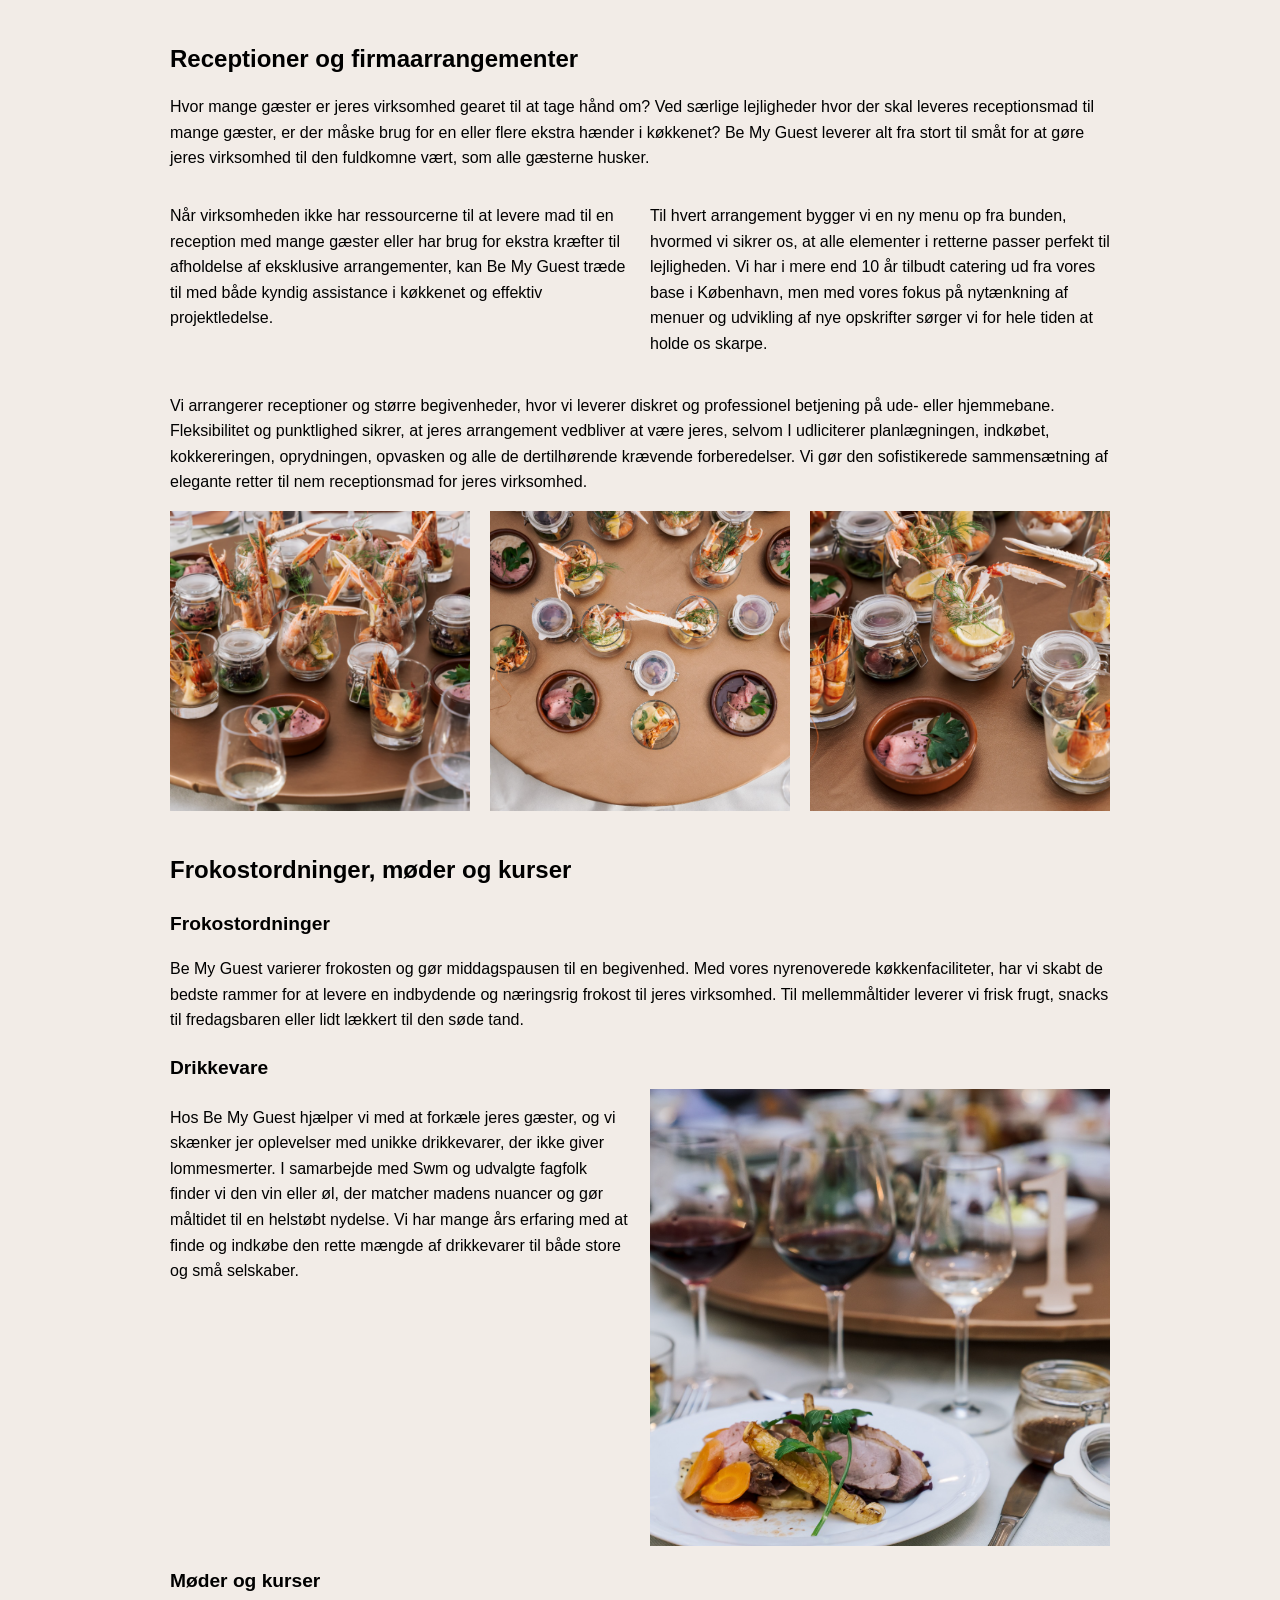
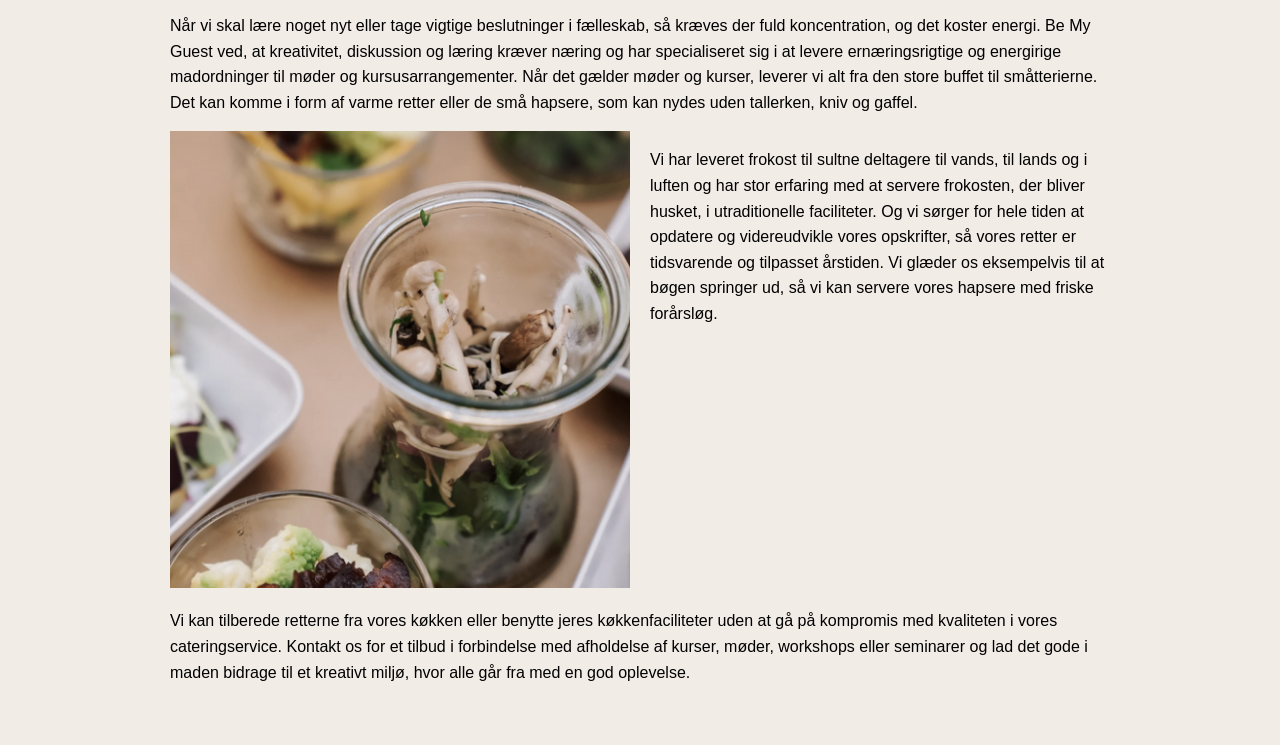
<file: virksomhedsopgave/mappe/erhverv.html>
<!DOCTYPE html>
<html lang="da">
  <head>
    <meta charset="UTF-8" />
    <title>Erhverv</title>
    <link rel="stylesheet" href="../mappe/erhverv.css" />
  </head>
  <body>
    <section>
      <h2>Receptioner og firmaarrangementer</h2>
      <p>
        Hvor mange gæster er jeres virksomhed gearet til at tage hånd om? Ved særlige lejligheder hvor der skal leveres receptionsmad til mange gæster, er der måske brug for en eller flere ekstra hænder i køkkenet? Be My Guest leverer alt fra stort
        til småt for at gøre jeres virksomhed til den fuldkomne vært, som alle gæsterne husker.
      </p>
      <div class="row">
        <p>
          Når virksomheden ikke har ressourcerne til at levere mad til en reception med mange gæster eller har brug for ekstra kræfter til afholdelse af eksklusive arrangementer, kan Be My Guest træde til med både kyndig assistance i køkkenet og
          effektiv projektledelse.
        </p>
        <p>
          Til hvert arrangement bygger vi en ny menu op fra bunden, hvormed vi sikrer os, at alle elementer i retterne passer perfekt til lejligheden. Vi har i mere end 10 år tilbudt catering ud fra vores base i København, men med vores fokus på
          nytænkning af menuer og udvikling af nye opskrifter sørger vi for hele tiden at holde os skarpe.
        </p>
      </div>
      <p>
        Vi arrangerer receptioner og større begivenheder, hvor vi leverer diskret og professionel betjening på ude- eller hjemmebane. Fleksibilitet og punktlighed sikrer, at jeres arrangement vedbliver at være jeres, selvom I udliciterer
        planlægningen, indkøbet, kokkereringen, oprydningen, opvasken og alle de dertilhørende krævende forberedelser. Vi gør den sofistikerede sammensætning af elegante retter til nem receptionsmad for jeres virksomhed.
      </p>
      <div class="row">
        <img src="../image/bemyguestbillede1.png" alt="Opdækket bord" class="image-placeholder" />
        <img src="../image/bemyguestbillede3.png" alt="Rundt bord set oppefra, dækket med mad" class="image-placeholder" />
        <img src="../image/bemyguestbillede2.png" alt="Reception med mad og gæster" class="image-placeholder" />
      </div>
    </section>

    <section>
      <h2>Frokostordninger, møder og kurser</h2>

      <h3>Frokostordninger</h3>
      <p>
        Be My Guest varierer frokosten og gør middagspausen til en begivenhed. Med vores nyrenoverede køkkenfaciliteter, har vi skabt de bedste rammer for at levere en indbydende og næringsrig frokost til jeres virksomhed. Til mellemmåltider leverer
        vi frisk frugt, snacks til fredagsbaren eller lidt lækkert til den søde tand.
      </p>

      <h3>Drikkevare</h3>
      <div class="row">
        <p>
          Hos Be My Guest hjælper vi med at forkæle jeres gæster, og vi skænker jer oplevelser med unikke drikkevarer, der ikke giver lommesmerter. I samarbejde med Swm og udvalgte fagfolk finder vi den vin eller øl, der matcher madens nuancer og gør
          måltidet til en helstøbt nydelse. Vi har mange års erfaring med at finde og indkøbe den rette mængde af drikkevarer til både store og små selskaber.
        </p>
        <div class="image-wrapper">
          <img src="../image/billede1erhverv.png.png" alt="Reception med mad og gæster" class="image-drikkevare" />
        </div>
      </div>

      <h3>Møder og kurser</h3>
      <p>
        Når vi skal lære noget nyt eller tage vigtige beslutninger i fælleskab, så kræves der fuld koncentration, og det koster energi. Be My Guest ved, at kreativitet, diskussion og læring kræver næring og har specialiseret sig i at levere
        ernæringsrigtige og energirige madordninger til møder og kursusarrangementer. Når det gælder møder og kurser, leverer vi alt fra den store buffet til småtterierne. Det kan komme i form af varme retter eller de små hapsere, som kan nydes uden
        tallerken, kniv og gaffel.
      </p>
      <div class="row">
        <div class="image-wrapper">
          <img src="../image/bemyguestkurser.png" alt="Reception med mad og gæster" class="image-kurser" />
        </div>
        <p>
          Vi har leveret frokost til sultne deltagere til vands, til lands og i luften og har stor erfaring med at servere frokosten, der bliver husket, i utraditionelle faciliteter. Og vi sørger for hele tiden at opdatere og videreudvikle vores
          opskrifter, så vores retter er tidsvarende og tilpasset årstiden. Vi glæder os eksempelvis til at bøgen springer ud, så vi kan servere vores hapsere med friske forårsløg.
        </p>
      </div>
      <p>
        Vi kan tilberede retterne fra vores køkken eller benytte jeres køkkenfaciliteter uden at gå på kompromis med kvaliteten i vores cateringservice. Kontakt os for et tilbud i forbindelse med afholdelse af kurser, møder, workshops eller seminarer
        og lad det gode i maden bidrage til et kreativt miljø, hvor alle går fra med en god oplevelse.
      </p>
    </section>
  </body>
</html>
</file>
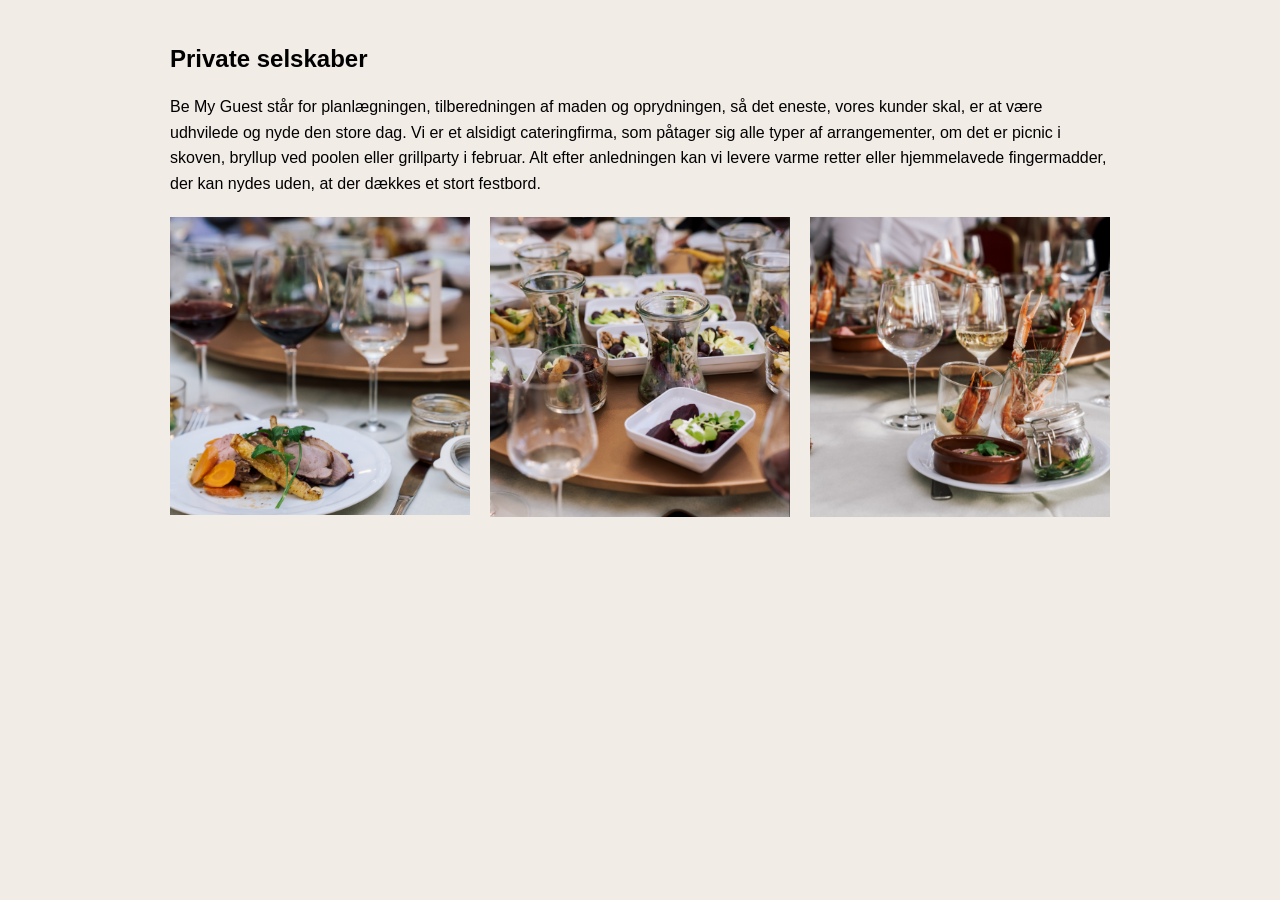
<file: virksomhedsopgave/mappe/privat.html>
<!DOCTYPE html>
<html lang="en">
  <head>
    <meta charset="UTF-8" />
    <meta name="viewport" content="width=device-width, initial-scale=1.0" />
    <title>Privat</title>
    <link rel="stylesheet" href="../mappe/privat.css" />
  </head>
  <body>
    <section>
      <h2>Private selskaber</h2>
      <div class="text-container">
        <p>
          Be My Guest står for planlægningen, tilberedningen af maden og oprydningen, så det eneste, vores kunder skal, er at være udhvilede og nyde den store dag. Vi er et alsidigt cateringfirma, som påtager sig alle typer af arrangementer, om det
          er picnic i skoven, bryllup ved poolen eller grillparty i februar. Alt efter anledningen kan vi levere varme retter eller hjemmelavede fingermadder, der kan nydes uden, at der dækkes et stort festbord.
        </p>
      </div>

      <div class="image-row">
        <div class="image-wrapper">
          <img src="../image/billede1erhverv.png.png" alt="Reception med mad og gæster" />
        </div>
        <div class="image-wrapper">
          <img src="../image/billede2erhverv.png.png" alt="Reception med mad og gæster" />
        </div>
        <div class="image-wrapper">
          <img src="../image/billede3erhverv.png (2).png" alt="Reception med mad og gæster" />
        </div>
      </div>
    </section>
  </body>
</html>
</file>
<file: virksomhedsopgave/mappe/erhverv.css>
body {
  font-family: Arial, sans-serif;
  padding: 20px;
  line-height: 1.6;
  margin: 0;
  background-color: #F2ECE7; 
}

@media (min-width: 768px) {
  body {
    margin: 0 150px; 
  }
}

section {
  margin-bottom: 40px;
}

h2 {
  font-size: 1.5rem;
  margin-bottom: 10px;
}

h3 {
  font-size: 1.2rem;
  margin-top: 20px;
  margin-bottom: 5px;
}





.row {
  display: flex;
  gap: 20px;
  flex-wrap: wrap;
  margin-bottom: 20px;
  align-items: stretch;
}

p {
  flex: 1;
  min-width: 200px;
}



@media (min-width: 768px) {
  .image-wrapper {
    display: flex;
    align-items: stretch;
  }

  .image-wrapper img {
    height: 100%;
  }
}





.image-wrapper {
  flex: 1;
  min-width: 200px;
  overflow: hidden;
  display: flex;
}

.image-wrapper img {
  width: 100%;
  object-fit: cover;
  height: auto;        
  max-height: 100%;    
}





.image-placeholder {
  flex: 1;
  min-width: 200px;
  /*height: 120px;*/ 
  background-color: #e0e0e0;
  color: #555;
  display: flex;
  align-items: center;
  justify-content: center;
  font-style: italic;
}
</file>
<file: virksomhedsopgave/mappe/privat.css>
body {
  font-family: Arial, sans-serif;
  padding: 20px;
  line-height: 1.6;
  margin: 0;
  background-color: #F2ECE7;
}

@media (min-width: 768px) {
  body {
    margin: 0 150px;
  }
}

h2 {
  font-size: 1.5rem;
  margin-bottom: 10px;
}

section {
  margin-bottom: 40px;
}

.text-container {
  margin-bottom: 20px;
}

.image-row {
  display: flex;
  flex-wrap: wrap;
  gap: 20px;
}

.image-wrapper {
  flex: 1 1 100%;
}

.image-wrapper img {
  width: 100%;
  height: auto;
  display: block;
  object-fit: cover;
}


@media (min-width: 768px) {
  .image-wrapper {
    flex: 1 1 calc(33.333% - 13.33px); 
  }
}
</file>
